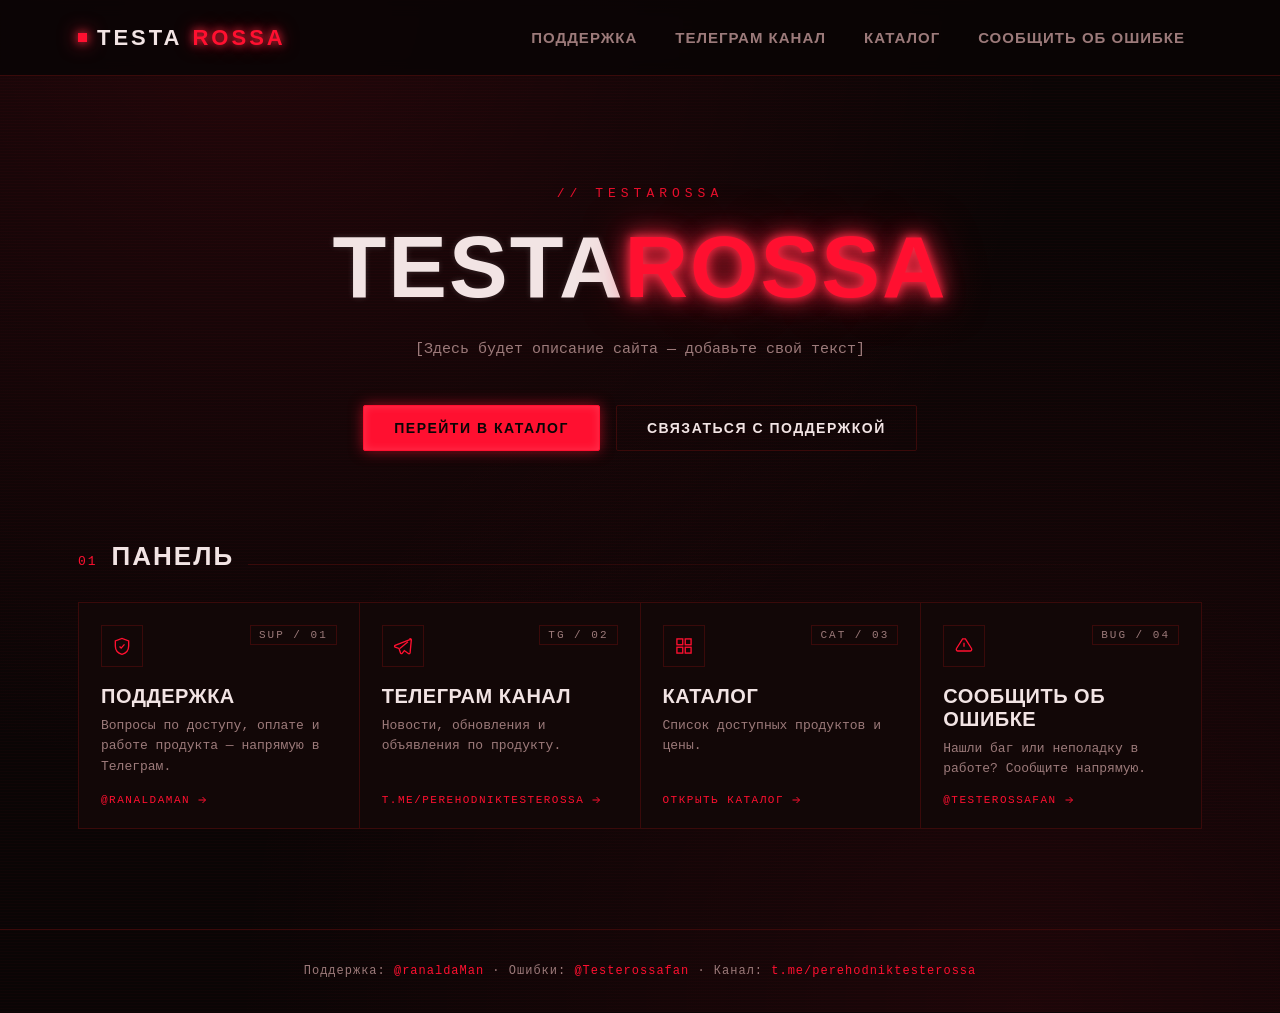
<file: index.html>
<!DOCTYPE html>
<html lang="ru">
<head>
<meta charset="UTF-8">
<meta name="viewport" content="width=device-width, initial-scale=1.0">
<title>TESTAROSSA</title>
<link rel="stylesheet" href="style.css">
  <meta name="google-site-verification" content="UglSe8sPz8wTf0j8pGdfLpk7RXhkUE1txhQ_b7w3sqU" />
</head>
<body>

<header>
  <div class="nav-wrap">
    <a href="index.html" class="logo">TESTA<span>ROSSA</span></a>
    <button class="burger" id="burger" aria-label="Открыть меню" aria-expanded="false">
      <span></span><span></span><span></span>
    </button>
    <nav>
      <ul id="navList">
        <li><a href="https://t.me/ranaldaMan" target="_blank" rel="noopener">Поддержка</a></li>
        <li><a href="https://t.me/perehodniktesterossa" target="_blank" rel="noopener">Телеграм канал</a></li>
        <li><a href="catalog.html">Каталог</a></li>
        <li><a href="https://t.me/Testerossafan" target="_blank" rel="noopener">Сообщить об ошибке</a></li>
      </ul>
    </nav>
  </div>
</header>

<section class="hero" id="top">
  <div class="eyebrow">// TESTAROSSA</div>
  <h1>TESTA<span class="glow">ROSSA</span></h1>
  <p>[Здесь будет описание сайта — добавьте свой текст]</p>
  <div class="cta-row">
    <a href="catalog.html" class="btn btn-primary">Перейти в каталог</a>
    <a href="https://t.me/ranaldaMan" target="_blank" rel="noopener" class="btn btn-ghost">Связаться с поддержкой</a>
  </div>
</section>

<section class="panel-section">
  <div class="section-head">
    <span class="num">01</span>
    <h2>Панель</h2>
    <span class="rule"></span>
  </div>

  <div class="panel-grid">
    <a href="https://t.me/ranaldaMan" target="_blank" rel="noopener" class="panel-card">
      <div class="panel-card-head">
        <div class="icon" aria-hidden="true">
          <svg viewBox="0 0 24 24" fill="none" stroke="currentColor" stroke-width="1.6"><path d="M12 22c5.5-1.5 8-5 8-10V6l-8-3-8 3v6c0 5 2.5 8.5 8 10Z"/><path d="M9 12.5l2 2 4-4.5"/></svg>
        </div>
        <span class="code">SUP&nbsp;/&nbsp;01</span>
      </div>
      <div class="panel-card-body">
        <h3>Поддержка</h3>
        <p>Вопросы по доступу, оплате и работе продукта — напрямую в Телеграм.</p>
        <span class="go">@ranaldaMan
          <svg viewBox="0 0 24 24" fill="none" stroke="currentColor" stroke-width="2"><path d="M5 12h14M13 6l6 6-6 6"/></svg>
        </span>
      </div>
    </a>

    <a href="https://t.me/perehodniktesterossa" target="_blank" rel="noopener" class="panel-card">
      <div class="panel-card-head">
        <div class="icon" aria-hidden="true">
          <svg viewBox="0 0 24 24" fill="none" stroke="currentColor" stroke-width="1.6"><path d="M21 4 2.5 11.3c-.9.35-.9 1.6.02 1.93l4.7 1.7 1.8 5.5c.28.86 1.4 1.05 1.95.34l2.6-3.3 4.9 3.6c.75.55 1.83.14 2.02-.77L22 4.7c.18-.9-.7-1.6-1.5-1.3Z"/><path d="M8.2 15L18 7"/></svg>
        </div>
        <span class="code">TG&nbsp;/&nbsp;02</span>
      </div>
      <div class="panel-card-body">
        <h3>Телеграм канал</h3>
        <p>Новости, обновления и объявления по продукту.</p>
        <span class="go">t.me/perehodniktesterossa
          <svg viewBox="0 0 24 24" fill="none" stroke="currentColor" stroke-width="2"><path d="M5 12h14M13 6l6 6-6 6"/></svg>
        </span>
      </div>
    </a>

    <a href="catalog.html" class="panel-card">
      <div class="panel-card-head">
        <div class="icon" aria-hidden="true">
          <svg viewBox="0 0 24 24" fill="none" stroke="currentColor" stroke-width="1.6"><rect x="3.5" y="3.5" width="7" height="7"/><rect x="13.5" y="3.5" width="7" height="7"/><rect x="3.5" y="13.5" width="7" height="7"/><rect x="13.5" y="13.5" width="7" height="7"/></svg>
        </div>
        <span class="code">CAT&nbsp;/&nbsp;03</span>
      </div>
      <div class="panel-card-body">
        <h3>Каталог</h3>
        <p>Список доступных продуктов и цены.</p>
        <span class="go">Открыть каталог
          <svg viewBox="0 0 24 24" fill="none" stroke="currentColor" stroke-width="2"><path d="M5 12h14M13 6l6 6-6 6"/></svg>
        </span>
      </div>
    </a>

    <a href="https://t.me/Testerossafan" target="_blank" rel="noopener" class="panel-card">
      <div class="panel-card-head">
        <div class="icon" aria-hidden="true">
          <svg viewBox="0 0 24 24" fill="none" stroke="currentColor" stroke-width="1.6"><path d="M12 8v5"/><circle cx="12" cy="16.2" r=".4" fill="currentColor" stroke="none"/><path d="M10.3 3.5h3.4L21 15a2 2 0 0 1-1.7 3H4.7A2 2 0 0 1 3 15L10.3 3.5Z"/></svg>
        </div>
        <span class="code">BUG&nbsp;/&nbsp;04</span>
      </div>
      <div class="panel-card-body">
        <h3>Сообщить об ошибке</h3>
        <p>Нашли баг или неполадку в работе? Сообщите напрямую.</p>
        <span class="go">@Testerossafan
          <svg viewBox="0 0 24 24" fill="none" stroke="currentColor" stroke-width="2"><path d="M5 12h14M13 6l6 6-6 6"/></svg>
        </span>
      </div>
    </a>
  </div>
</section>

<footer>
  <p>Поддержка: <a href="https://t.me/ranaldaMan" class="flink" target="_blank" rel="noopener">@ranaldaMan</a> ·
     Ошибки: <a href="https://t.me/Testerossafan" class="flink" target="_blank" rel="noopener">@Testerossafan</a> ·
     Канал: <a href="https://t.me/perehodniktesterossa" class="flink" target="_blank" rel="noopener">t.me/perehodniktesterossa</a></p>
</footer>

<script>
  const burger = document.getElementById('burger');
  const navList = document.getElementById('navList');
  burger.addEventListener('click', () => {
    const isOpen = navList.classList.toggle('open');
    burger.setAttribute('aria-expanded', isOpen);
  });
</script>

</body>
</html>
</file>
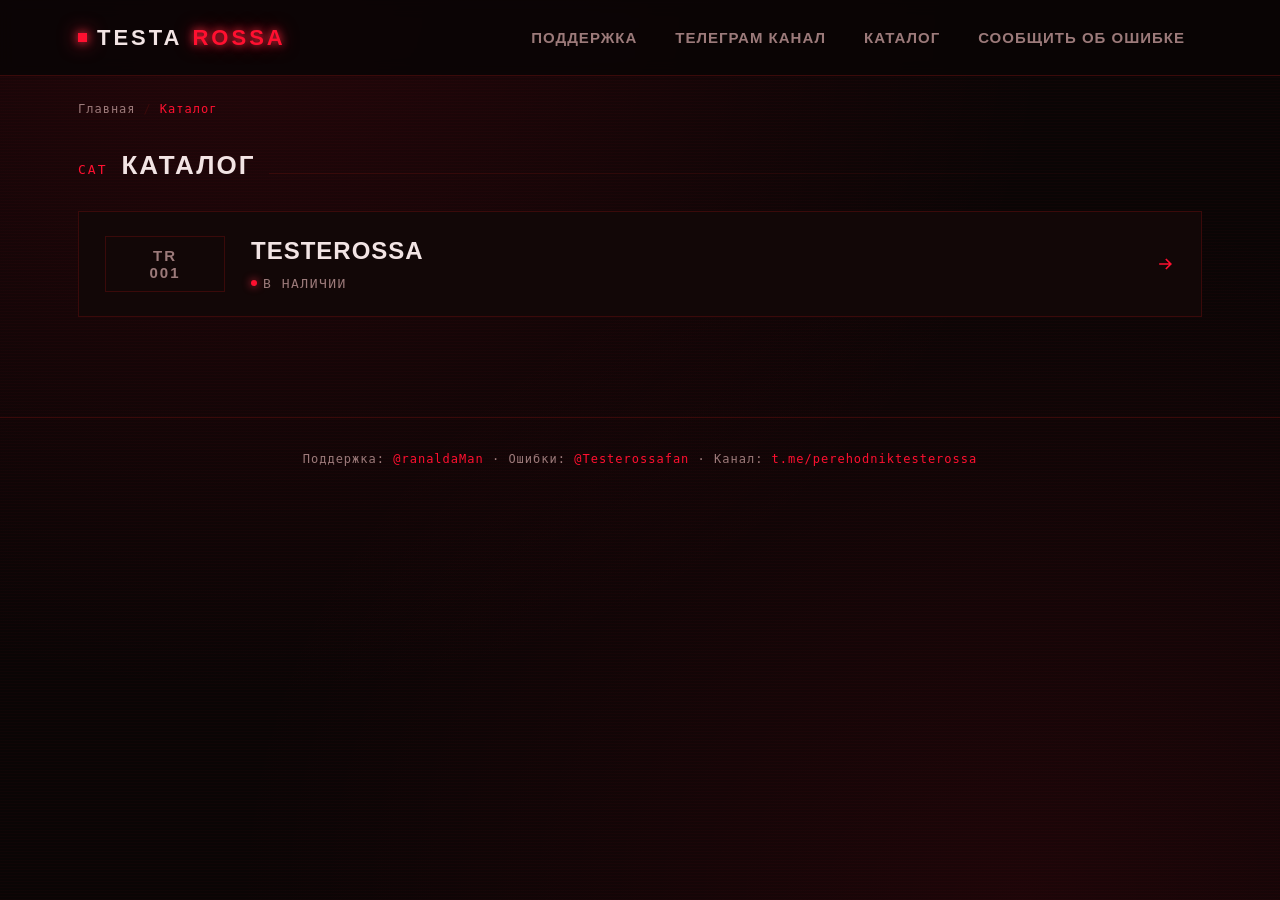
<file: catalog.html>
<!DOCTYPE html>
<html lang="ru">
<head>
<meta charset="UTF-8">
<meta name="viewport" content="width=device-width, initial-scale=1.0">
<title>Каталог — TESTAROSSA</title>
<link rel="stylesheet" href="style.css">
  <meta name="google-site-verification" content="UglSe8sPz8wTf0j8pGdfLpk7RXhkUE1txhQ_b7w3sqU" />
</head>
<body>

<header>
  <div class="nav-wrap">
    <a href="index.html" class="logo">TESTA<span>ROSSA</span></a>
    <button class="burger" id="burger" aria-label="Открыть меню" aria-expanded="false">
      <span></span><span></span><span></span>
    </button>
    <nav>
      <ul id="navList">
        <li><a href="https://t.me/ranaldaMan" target="_blank" rel="noopener">Поддержка</a></li>
        <li><a href="https://t.me/perehodniktesterossa" target="_blank" rel="noopener">Телеграм канал</a></li>
        <li><a href="catalog.html">Каталог</a></li>
        <li><a href="https://t.me/Testerossafan" target="_blank" rel="noopener">Сообщить об ошибке</a></li>
      </ul>
    </nav>
  </div>
</header>

<div class="crumb">
  <a href="index.html">Главная</a><span class="sep">/</span><span class="current">Каталог</span>
</div>

<section class="panel-section" style="padding-top:34px;">
  <div class="section-head">
    <span class="num">CAT</span>
    <h2>Каталог</h2>
    <span class="rule"></span>
  </div>

  <div class="catalog-grid" style="display:flex;flex-direction:column;gap:14px;">
    <a href="testerossa.html" class="catalog-item">
      <div class="item-code">TR<br>001</div>
      <div class="item-main">
        <h3>Testerossa</h3>
        <p class="item-status">В наличии</p>
      </div>
      <div class="item-arrow" aria-hidden="true">
        <svg viewBox="0 0 24 24" fill="none" stroke="currentColor" stroke-width="2"><path d="M5 12h14M13 6l6 6-6 6"/></svg>
      </div>
    </a>
  </div>
</section>

<footer>
  <p>Поддержка: <a href="https://t.me/ranaldaMan" class="flink" target="_blank" rel="noopener">@ranaldaMan</a> ·
     Ошибки: <a href="https://t.me/Testerossafan" class="flink" target="_blank" rel="noopener">@Testerossafan</a> ·
     Канал: <a href="https://t.me/perehodniktesterossa" class="flink" target="_blank" rel="noopener">t.me/perehodniktesterossa</a></p>
</footer>

<script>
  const burger = document.getElementById('burger');
  const navList = document.getElementById('navList');
  burger.addEventListener('click', () => {
    const isOpen = navList.classList.toggle('open');
    burger.setAttribute('aria-expanded', isOpen);
  });
</script>

</body>
</html>
</file>
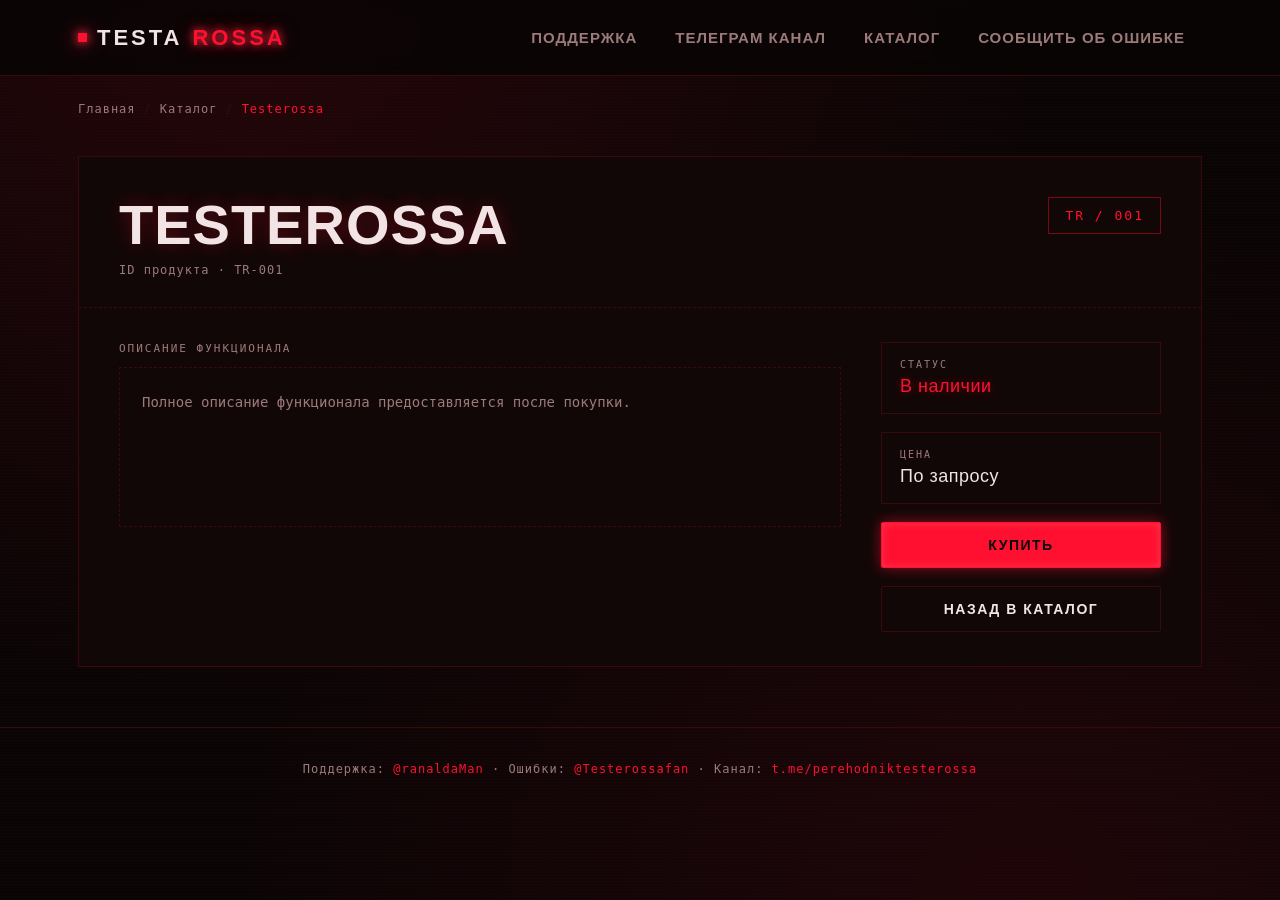
<file: testerossa.html>
<!DOCTYPE html>
<html lang="ru">
<head>
<meta charset="UTF-8">
<meta name="viewport" content="width=device-width, initial-scale=1.0">
<title>Testerossa — TESTAROSSA</title>
<link rel="stylesheet" href="style.css">
  <meta name="google-site-verification" content="UglSe8sPz8wTf0j8pGdfLpk7RXhkUE1txhQ_b7w3sqU" />
</head>
<body>

<header>
  <div class="nav-wrap">
    <a href="index.html" class="logo">TESTA<span>ROSSA</span></a>
    <button class="burger" id="burger" aria-label="Открыть меню" aria-expanded="false">
      <span></span><span></span><span></span>
    </button>
    <nav>
      <ul id="navList">
        <li><a href="https://t.me/ranaldaMan" target="_blank" rel="noopener">Поддержка</a></li>
        <li><a href="https://t.me/perehodniktesterossa" target="_blank" rel="noopener">Телеграм канал</a></li>
        <li><a href="catalog.html">Каталог</a></li>
        <li><a href="https://t.me/Testerossafan" target="_blank" rel="noopener">Сообщить об ошибке</a></li>
      </ul>
    </nav>
  </div>
</header>

<div class="crumb">
  <a href="index.html">Главная</a><span class="sep">/</span><a href="catalog.html">Каталог</a><span class="sep">/</span><span class="current">Testerossa</span>
</div>

<section class="product-hero">
  <div class="product-detail">
    <div class="pd-top">
      <div>
        <h1>Testerossa</h1>
        <div class="sub">ID продукта · TR-001</div>
      </div>
      <div class="pd-code-box">TR&nbsp;/&nbsp;001</div>
    </div>

    <div class="pd-body">
      <div class="pd-desc">
        <div class="desc-label">Описание функционала</div>
        <div class="desc-box">
          Полное описание функционала предоставляется после покупки.
        </div>
      </div>

      <div class="pd-side">
        <div class="pd-stat">
          <div class="k">Статус</div>
          <div class="v accent">В наличии</div>
        </div>
        <div class="pd-stat">
          <div class="k">Цена</div>
          <div class="v">По запросу</div>
        </div>
        <button class="btn btn-primary" onclick="openModal()">Купить</button>
        <a href="catalog.html" class="btn btn-ghost">Назад в каталог</a>
      </div>
    </div>
  </div>
</section>

<div class="modal-overlay" id="modalOverlay">
  <div class="modal">
    <button class="modal-close" onclick="closeModal()">✕</button>
    <h4>Оформление покупки</h4>
    <p>Для покупки Testerossa свяжитесь с поддержкой. После оплаты будет предоставлено полное описание функционала.</p>
    <div class="contact">Поддержка: @ranaldaMan</div>
    <a href="https://t.me/ranaldaMan" target="_blank" rel="noopener" class="btn btn-primary" style="width:100%;text-align:center;">Написать в поддержку</a>
  </div>
</div>

<footer>
  <p>Поддержка: <a href="https://t.me/ranaldaMan" class="flink" target="_blank" rel="noopener">@ranaldaMan</a> ·
     Ошибки: <a href="https://t.me/Testerossafan" class="flink" target="_blank" rel="noopener">@Testerossafan</a> ·
     Канал: <a href="https://t.me/perehodniktesterossa" class="flink" target="_blank" rel="noopener">t.me/perehodniktesterossa</a></p>
</footer>

<script>
  const burger = document.getElementById('burger');
  const navList = document.getElementById('navList');
  burger.addEventListener('click', () => {
    const isOpen = navList.classList.toggle('open');
    burger.setAttribute('aria-expanded', isOpen);
  });

  function openModal(){
    document.getElementById('modalOverlay').classList.add('open');
  }
  function closeModal(){
    document.getElementById('modalOverlay').classList.remove('open');
  }
  document.getElementById('modalOverlay').addEventListener('click', (e) => {
    if(e.target.id === 'modalOverlay') closeModal();
  });
  document.addEventListener('keydown', (e) => {
    if(e.key === 'Escape') closeModal();
  });
</script>

</body>
</html>
</file>
<file: style.css>
:root{
    --bg:#0a0505;
    --bg-panel:#120707;
    --line:#3a0a0a;
    --red:#ff1030;
    --red-dim:#7a0916;
    --red-glow:#ff2d47;
    --text:#f2e4e4;
    --text-dim:#9c7a7a;
    --mono: 'JetBrains Mono','Consolas',monospace;
    --display: 'Rajdhani','Arial Narrow',sans-serif;
  }

  @import url('https://fonts.googleapis.com/css2?family=Rajdhani:wght@500;600;700&family=JetBrains+Mono:wght@400;500;700&display=swap');

  *{margin:0;padding:0;box-sizing:border-box;}

  html,body{
    background:var(--bg);
    color:var(--text);
    font-family:var(--mono);
    min-height:100vh;
    overflow-x:hidden;
  }

  body{
    background-image:
      radial-gradient(ellipse at 20% 0%, rgba(255,16,48,0.10), transparent 55%),
      radial-gradient(ellipse at 80% 100%, rgba(255,16,48,0.08), transparent 55%),
      repeating-linear-gradient(0deg, rgba(255,16,48,0.025) 0px, rgba(255,16,48,0.025) 1px, transparent 1px, transparent 3px);
  }

  ::selection{background:var(--red);color:#000;}

  /* ---------- HEADER / NAV ---------- */
  header{
    position:sticky;
    top:0;
    z-index:50;
    background:rgba(10,5,5,0.88);
    backdrop-filter:blur(8px);
    border-bottom:1px solid var(--line);
  }

  .nav-wrap{
    max-width:1180px;
    margin:0 auto;
    display:flex;
    align-items:center;
    justify-content:space-between;
    padding:18px 28px;
    gap:24px;
  }

  .logo{
    font-family:var(--display);
    font-weight:700;
    font-size:22px;
    letter-spacing:3px;
    color:var(--text);
    text-decoration:none;
    display:flex;
    align-items:center;
    gap:10px;
  }
  .logo span{
    color:var(--red);
    text-shadow:0 0 8px var(--red-glow), 0 0 18px rgba(255,16,48,0.6);
  }
  .logo::before{
    content:"";
    width:9px;height:9px;
    background:var(--red);
    box-shadow:0 0 10px var(--red-glow), 0 0 20px var(--red-glow);
    display:inline-block;
  }

  nav ul{
    list-style:none;
    display:flex;
    gap:4px;
  }
  nav a{
    color:var(--text-dim);
    text-decoration:none;
    font-family:var(--display);
    font-weight:600;
    font-size:15px;
    letter-spacing:1px;
    padding:10px 16px;
    border:1px solid transparent;
    transition:all .2s ease;
    text-transform:uppercase;
    display:inline-block;
  }
  nav a:hover{
    color:var(--text);
    border-color:var(--red-dim);
    background:rgba(255,16,48,0.06);
    text-shadow:0 0 10px rgba(255,45,71,0.7);
  }
  nav a:focus-visible{
    outline:2px solid var(--red);
    outline-offset:2px;
  }

  .burger{
    display:none;
    flex-direction:column;
    gap:5px;
    background:none;
    border:none;
    cursor:pointer;
    padding:6px;
  }
  .burger span{width:24px;height:2px;background:var(--red);box-shadow:0 0 6px var(--red-glow);}

  /* ---------- HERO ---------- */
  .hero{
    max-width:1180px;
    margin:0 auto;
    padding:110px 28px 90px;
    text-align:center;
    position:relative;
  }
  .hero .eyebrow{
    font-family:var(--mono);
    font-size:13px;
    letter-spacing:5px;
    color:var(--red);
    text-transform:uppercase;
    margin-bottom:22px;
    opacity:.9;
  }
  .hero h1{
    font-family:var(--display);
    font-weight:700;
    font-size:clamp(42px,8vw,88px);
    letter-spacing:2px;
    line-height:1;
    color:var(--text);
    text-shadow:
      0 0 6px rgba(255,255,255,0.15);
  }
  .hero h1 .glow{
    color:var(--red);
    text-shadow:
      0 0 10px var(--red-glow),
      0 0 22px var(--red-glow),
      0 0 46px rgba(255,16,48,0.55);
  }
  .hero p{
    max-width:560px;
    margin:26px auto 0;
    color:var(--text-dim);
    font-size:15px;
    line-height:1.7;
  }
  .hero .cta-row{
    margin-top:42px;
    display:flex;
    gap:16px;
    justify-content:center;
    flex-wrap:wrap;
  }

  .btn{
    font-family:var(--display);
    font-weight:700;
    letter-spacing:1.5px;
    text-transform:uppercase;
    font-size:14px;
    padding:14px 30px;
    border-radius:2px;
    cursor:pointer;
    text-decoration:none;
    display:inline-block;
    transition:all .18s ease;
  }
  .btn-primary{
    background:var(--red);
    color:#0a0505;
    border:1px solid var(--red);
    box-shadow:0 0 14px rgba(255,16,48,0.55), inset 0 0 10px rgba(255,255,255,0.15);
  }
  .btn-primary:hover{
    background:#ff3a55;
    box-shadow:0 0 22px rgba(255,45,71,0.85), 0 0 44px rgba(255,16,48,0.4);
    transform:translateY(-1px);
  }
  .btn-ghost{
    background:transparent;
    color:var(--text);
    border:1px solid var(--line);
  }
  .btn-ghost:hover{
    border-color:var(--red);
    color:var(--red-glow);
    box-shadow:0 0 12px rgba(255,16,48,0.3);
  }
  .btn:focus-visible{outline:2px solid var(--red);outline-offset:3px;}

  /* ---------- FEATURE PANEL ---------- */
  .panel-section{
    max-width:1180px;
    margin:0 auto;
    padding:0 28px 100px;
  }
  .section-head{
    display:flex;
    align-items:baseline;
    gap:14px;
    margin-bottom:30px;
  }
  .section-head .num{
    color:var(--red);
    font-size:13px;
    letter-spacing:2px;
  }
  .section-head h2{
    font-family:var(--display);
    font-size:26px;
    letter-spacing:2px;
    text-transform:uppercase;
    color:var(--text);
  }
  .section-head .rule{
    flex:1;
    height:1px;
    background:linear-gradient(90deg,var(--line),transparent);
  }

  .panel-grid{
    display:grid;
    grid-template-columns:repeat(4,1fr);
    gap:1px;
    background:var(--line);
    border:1px solid var(--line);
    position:relative;
  }
  .panel-card{
    background:var(--bg-panel);
    padding:0;
    text-align:left;
    text-decoration:none;
    color:var(--text);
    position:relative;
    overflow:hidden;
    transition:background .2s ease, transform .2s ease;
    display:flex;
    flex-direction:column;
    min-height:214px;
  }
  .panel-card::before{
    content:"";
    position:absolute;
    inset:0;
    background:linear-gradient(160deg, rgba(255,16,48,0.0), rgba(255,16,48,0.0));
    transition:background .25s ease;
    pointer-events:none;
  }
  .panel-card::after{
    content:"";
    position:absolute;
    left:0;top:0;bottom:0;
    width:2px;
    background:transparent;
    transition:background .2s ease, box-shadow .2s ease;
  }
  .panel-card:hover{background:#170808;transform:translateY(-2px);}
  .panel-card:hover::before{background:linear-gradient(160deg, rgba(255,16,48,0.10), transparent 65%);}
  .panel-card:hover::after{background:var(--red);box-shadow:0 0 12px var(--red-glow);}
  .panel-card:focus-visible{outline:2px solid var(--red);outline-offset:-2px;}
  .panel-card:hover .icon{
    box-shadow:0 0 16px rgba(255,16,48,0.5);
    border-color:var(--red);
    color:var(--text);
    background:var(--red);
  }
  .panel-card:hover .icon svg{
    filter:drop-shadow(0 0 4px rgba(0,0,0,0.4));
  }

  .panel-card-head{
    display:flex;
    align-items:flex-start;
    justify-content:space-between;
    padding:22px 22px 0;
  }
  .panel-card .code{
    font-family:var(--mono);
    font-size:11px;
    letter-spacing:2px;
    color:var(--text-dim);
    border:1px solid var(--line);
    padding:3px 8px;
  }
  .panel-card .icon{
    width:42px;height:42px;
    flex-shrink:0;
    border:1px solid var(--line);
    display:flex;
    align-items:center;
    justify-content:center;
    color:var(--red);
    transition:all .2s ease;
  }
  .panel-card .icon svg{width:20px;height:20px;}

  .panel-card-body{
    padding:18px 22px 22px;
    display:flex;
    flex-direction:column;
    gap:8px;
    flex:1;
  }
  .panel-card h3{
    font-family:var(--display);
    font-size:20px;
    font-weight:700;
    letter-spacing:0.5px;
    text-transform:uppercase;
  }
  .panel-card p{
    font-size:13px;
    color:var(--text-dim);
    line-height:1.6;
    flex:1;
  }
  .panel-card .go{
    font-size:11px;
    letter-spacing:1.5px;
    color:var(--red);
    text-transform:uppercase;
    display:flex;
    align-items:center;
    gap:6px;
    margin-top:6px;
  }
  .panel-card .go svg{
    width:12px;height:12px;
    transition:transform .2s ease;
  }
  .panel-card:hover .go svg{transform:translateX(3px);}

  /* ---------- CATALOG ---------- */
  .catalog-grid{
    display:grid;
    grid-template-columns:repeat(auto-fit,minmax(300px,1fr));
    gap:22px;
  }
  .product{
    background:var(--bg-panel);
    border:1px solid var(--line);
    padding:0;
    display:flex;
    flex-direction:column;
    position:relative;
  }
  .product-top{
    padding:26px 26px 20px;
    border-bottom:1px dashed var(--line);
  }
  .product-status{
    display:inline-flex;
    align-items:center;
    gap:7px;
    font-size:11px;
    letter-spacing:2px;
    color:var(--red);
    text-transform:uppercase;
    margin-bottom:16px;
  }
  .product-status::before{
    content:"";
    width:6px;height:6px;
    background:var(--red);
    box-shadow:0 0 8px var(--red-glow);
    border-radius:50%;
  }
  .product h3{
    font-family:var(--display);
    font-size:30px;
    letter-spacing:1px;
    text-transform:uppercase;
    color:var(--text);
    text-shadow:0 0 14px rgba(255,16,48,0.25);
  }
  .product .sub{
    font-size:12px;
    color:var(--text-dim);
    letter-spacing:1px;
    margin-top:6px;
  }
  .product-body{
    padding:22px 26px;
    flex:1;
    display:flex;
    flex-direction:column;
    gap:10px;
  }
  .desc-label{
    font-size:11px;
    letter-spacing:2px;
    color:var(--text-dim);
    text-transform:uppercase;
  }
  .desc-box{
    border:1px dashed var(--line);
    padding:16px;
    font-size:13px;
    color:var(--text-dim);
    line-height:1.7;
    min-height:80px;
  }
  .product-footer{
    padding:20px 26px 26px;
    display:flex;
    align-items:center;
    justify-content:space-between;
    gap:14px;
    border-top:1px solid var(--line);
  }
  .price{
    font-family:var(--display);
    font-size:20px;
    letter-spacing:1px;
    color:var(--red);
    text-shadow:0 0 10px rgba(255,16,48,0.4);
  }
  .price small{
    display:block;
    font-family:var(--mono);
    font-size:10px;
    color:var(--text-dim);
    letter-spacing:1px;
    text-shadow:none;
  }

  /* ---------- MODAL ---------- */
  .modal-overlay{
    position:fixed;
    inset:0;
    background:rgba(5,2,2,0.82);
    backdrop-filter:blur(4px);
    display:none;
    align-items:center;
    justify-content:center;
    z-index:100;
    padding:20px;
  }
  .modal-overlay.open{display:flex;}
  .modal{
    background:var(--bg-panel);
    border:1px solid var(--red-dim);
    box-shadow:0 0 40px rgba(255,16,48,0.25);
    max-width:440px;
    width:100%;
    padding:32px 30px;
    position:relative;
  }
  .modal-close{
    position:absolute;
    top:16px;right:16px;
    background:none;
    border:1px solid var(--line);
    color:var(--text-dim);
    width:30px;height:30px;
    cursor:pointer;
    font-family:var(--mono);
    font-size:14px;
  }
  .modal-close:hover{border-color:var(--red);color:var(--red);}
  .modal h4{
    font-family:var(--display);
    font-size:22px;
    letter-spacing:1px;
    text-transform:uppercase;
    color:var(--red);
    margin-bottom:14px;
    text-shadow:0 0 10px rgba(255,16,48,0.4);
  }
  .modal p{
    font-size:13px;
    color:var(--text-dim);
    line-height:1.7;
    margin-bottom:22px;
  }
  .modal .contact{
    font-family:var(--mono);
    color:var(--text);
    border:1px dashed var(--line);
    padding:12px 14px;
    font-size:13px;
    margin-bottom:22px;
  }

  /* ---------- FOOTER ---------- */
  footer{
    border-top:1px solid var(--line);
    padding:34px 28px;
    text-align:center;
  }
  footer p{
    font-size:12px;
    color:var(--text-dim);
    letter-spacing:1px;
  }
  footer .flink{color:var(--red);text-decoration:none;}
  footer .flink:hover{text-shadow:0 0 8px var(--red-glow);}

  /* ---------- RESPONSIVE: TABLET (≤860px) ---------- */
  @media (max-width:860px){
    .panel-grid{grid-template-columns:repeat(2,1fr);}
    nav ul{
      position:fixed;
      top:64px;left:0;right:0;
      background:var(--bg);
      border-bottom:1px solid var(--line);
      flex-direction:column;
      padding:10px 20px 20px;
      display:none;
    }
    nav ul.open{display:flex;}
    .burger{display:flex;}
    .hero{padding:80px 24px 60px;}
    .pd-body{grid-template-columns:1fr;}
  }

  /* ---------- RESPONSIVE: SMALL TABLET / LARGE PHONE (≤640px) ---------- */
  @media (max-width:640px){
    .nav-wrap{padding:14px 18px;}
    .hero{padding:56px 20px 44px;}
    .hero .cta-row{flex-direction:column;align-items:stretch;}
    .btn{text-align:center;}
    .panel-section{padding-left:18px;padding-right:18px;}
    .section-head h2{font-size:21px;}
    .pd-top{padding:26px 22px 20px;flex-direction:column;align-items:flex-start;}
    .pd-body{padding:22px;}
    .product-hero{padding:24px 18px 44px;}
    .crumb{padding:20px 18px 0;}
  }

  /* ---------- RESPONSIVE: PHONE (≤520px) ---------- */
  @media (max-width:520px){
    .panel-grid{grid-template-columns:1fr;}
    .hero h1{font-size:clamp(34px,13vw,52px);}
    .hero .eyebrow{letter-spacing:3px;font-size:11px;}
    .logo{font-size:18px;letter-spacing:2px;}
    .catalog-item{padding:18px 16px;gap:16px;}
    .item-main h3{font-size:19px;}
    footer p{line-height:2.1;}
  }

  @media (prefers-reduced-motion: reduce){
    *{transition:none !important;}
  }

/* ---------- BREADCRUMB ---------- */
.crumb{
  max-width:1180px;
  margin:0 auto;
  padding:26px 28px 0;
  font-size:12px;
  letter-spacing:1px;
  color:var(--text-dim);
}
.crumb a{color:var(--text-dim);text-decoration:none;}
.crumb a:hover{color:var(--red);}
.crumb .sep{margin:0 8px;color:var(--line);}
.crumb .current{color:var(--red);}

/* ---------- CATALOG LIST PAGE ---------- */
.catalog-item{
  display:grid;
  grid-template-columns:120px 1fr auto;
  align-items:center;
  gap:26px;
  background:var(--bg-panel);
  border:1px solid var(--line);
  padding:24px 26px;
  text-decoration:none;
  color:var(--text);
  transition:all .2s ease;
  position:relative;
}
.catalog-item:hover{
  border-color:var(--red-dim);
  background:#170808;
  transform:translateY(-2px);
}
.catalog-item:hover .item-code{color:var(--red);text-shadow:0 0 10px var(--red-glow);}
.catalog-item:focus-visible{outline:2px solid var(--red);outline-offset:-2px;}
.item-code{
  font-family:var(--display);
  font-size:15px;
  font-weight:700;
  letter-spacing:2px;
  color:var(--text-dim);
  border:1px solid var(--line);
  padding:10px 6px;
  text-align:center;
  transition:all .2s ease;
}
.item-main h3{
  font-family:var(--display);
  font-size:24px;
  letter-spacing:1px;
  text-transform:uppercase;
  margin-bottom:6px;
}
.item-main p{
  font-size:13px;
  color:var(--text-dim);
}
.item-status{
  display:inline-flex;
  align-items:center;
  gap:6px;
  font-size:11px;
  letter-spacing:1.5px;
  color:var(--red);
  text-transform:uppercase;
}
.item-status::before{
  content:"";
  width:6px;height:6px;
  background:var(--red);
  box-shadow:0 0 8px var(--red-glow);
  border-radius:50%;
}
.item-arrow{
  color:var(--red);
  display:flex;
  align-items:center;
}
.item-arrow svg{width:20px;height:20px;transition:transform .2s ease;}
.catalog-item:hover .item-arrow svg{transform:translateX(4px);}

@media (max-width:640px){
  .catalog-item{grid-template-columns:70px 1fr;grid-template-areas:"code main" "arrow main";}
  .item-code{grid-area:code;}
  .item-main{grid-area:main;}
  .item-arrow{display:none;}
}

/* ---------- PRODUCT DETAIL PAGE ---------- */
.product-hero{
  max-width:1180px;
  margin:0 auto;
  padding:40px 28px 60px;
}
.product-detail{
  background:var(--bg-panel);
  border:1px solid var(--line);
}
.pd-top{
  padding:40px 40px 30px;
  border-bottom:1px dashed var(--line);
  display:flex;
  justify-content:space-between;
  align-items:flex-start;
  gap:20px;
  flex-wrap:wrap;
}
.pd-top h1{
  font-family:var(--display);
  font-size:clamp(36px,6vw,56px);
  letter-spacing:1px;
  text-transform:uppercase;
  text-shadow:0 0 18px rgba(255,16,48,0.3);
  line-height:1;
}
.pd-top .sub{
  font-size:12px;
  color:var(--text-dim);
  letter-spacing:1px;
  margin-top:10px;
}
.pd-code-box{
  font-family:var(--mono);
  font-size:13px;
  letter-spacing:2px;
  color:var(--red);
  border:1px solid var(--red-dim);
  padding:10px 16px;
  white-space:nowrap;
}
.pd-body{
  padding:34px 40px;
  display:grid;
  grid-template-columns:1fr 280px;
  gap:40px;
}
.pd-desc .desc-label{
  font-size:11px;
  letter-spacing:2px;
  color:var(--text-dim);
  text-transform:uppercase;
  margin-bottom:12px;
}
.pd-desc .desc-box{
  border:1px dashed var(--line);
  padding:22px;
  font-size:14px;
  color:var(--text-dim);
  line-height:1.8;
  min-height:160px;
}
.pd-side{
  display:flex;
  flex-direction:column;
  gap:18px;
}
.pd-stat{
  border:1px solid var(--line);
  padding:16px 18px;
}
.pd-stat .k{
  font-size:10px;
  letter-spacing:2px;
  color:var(--text-dim);
  text-transform:uppercase;
  margin-bottom:6px;
}
.pd-stat .v{
  font-family:var(--display);
  font-size:18px;
  letter-spacing:0.5px;
  color:var(--text);
}
.pd-stat .v.accent{color:var(--red);text-shadow:0 0 10px rgba(255,16,48,0.4);}
.pd-body .btn{width:100%;text-align:center;}
</file>
